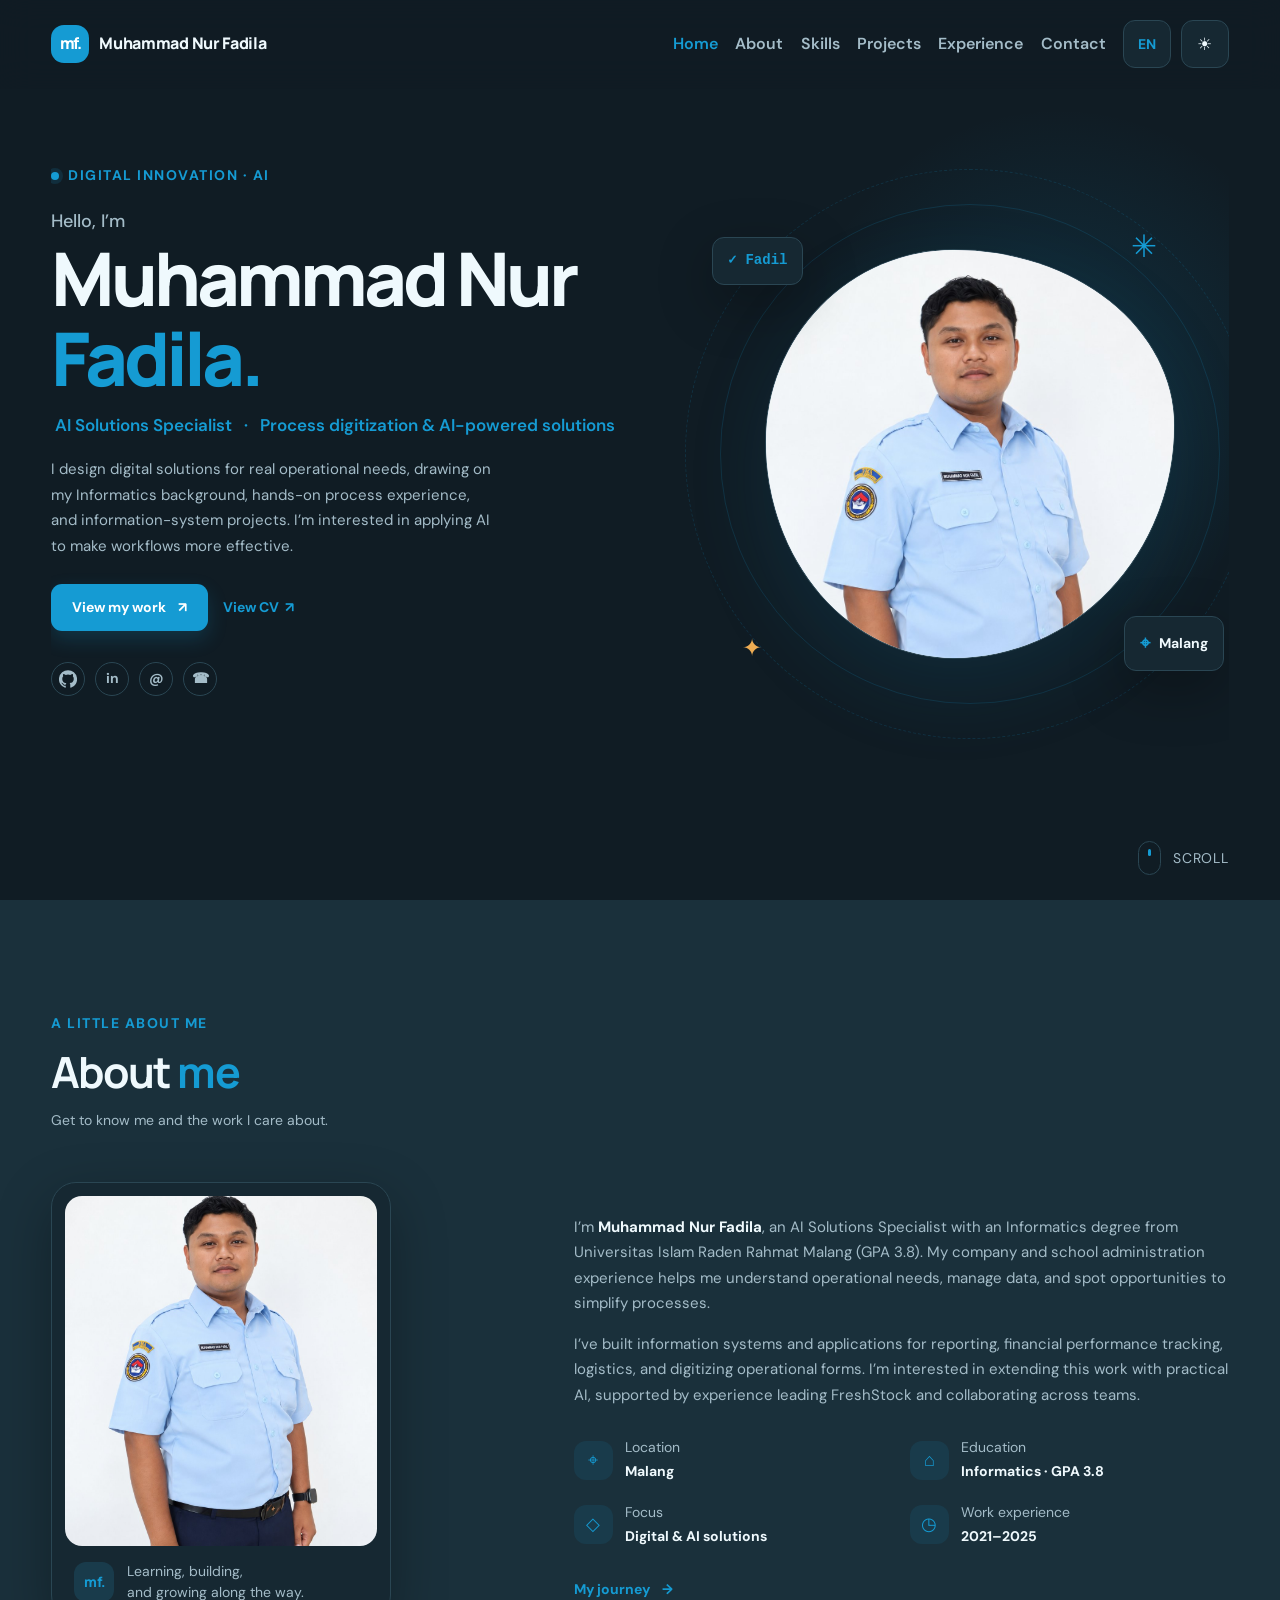
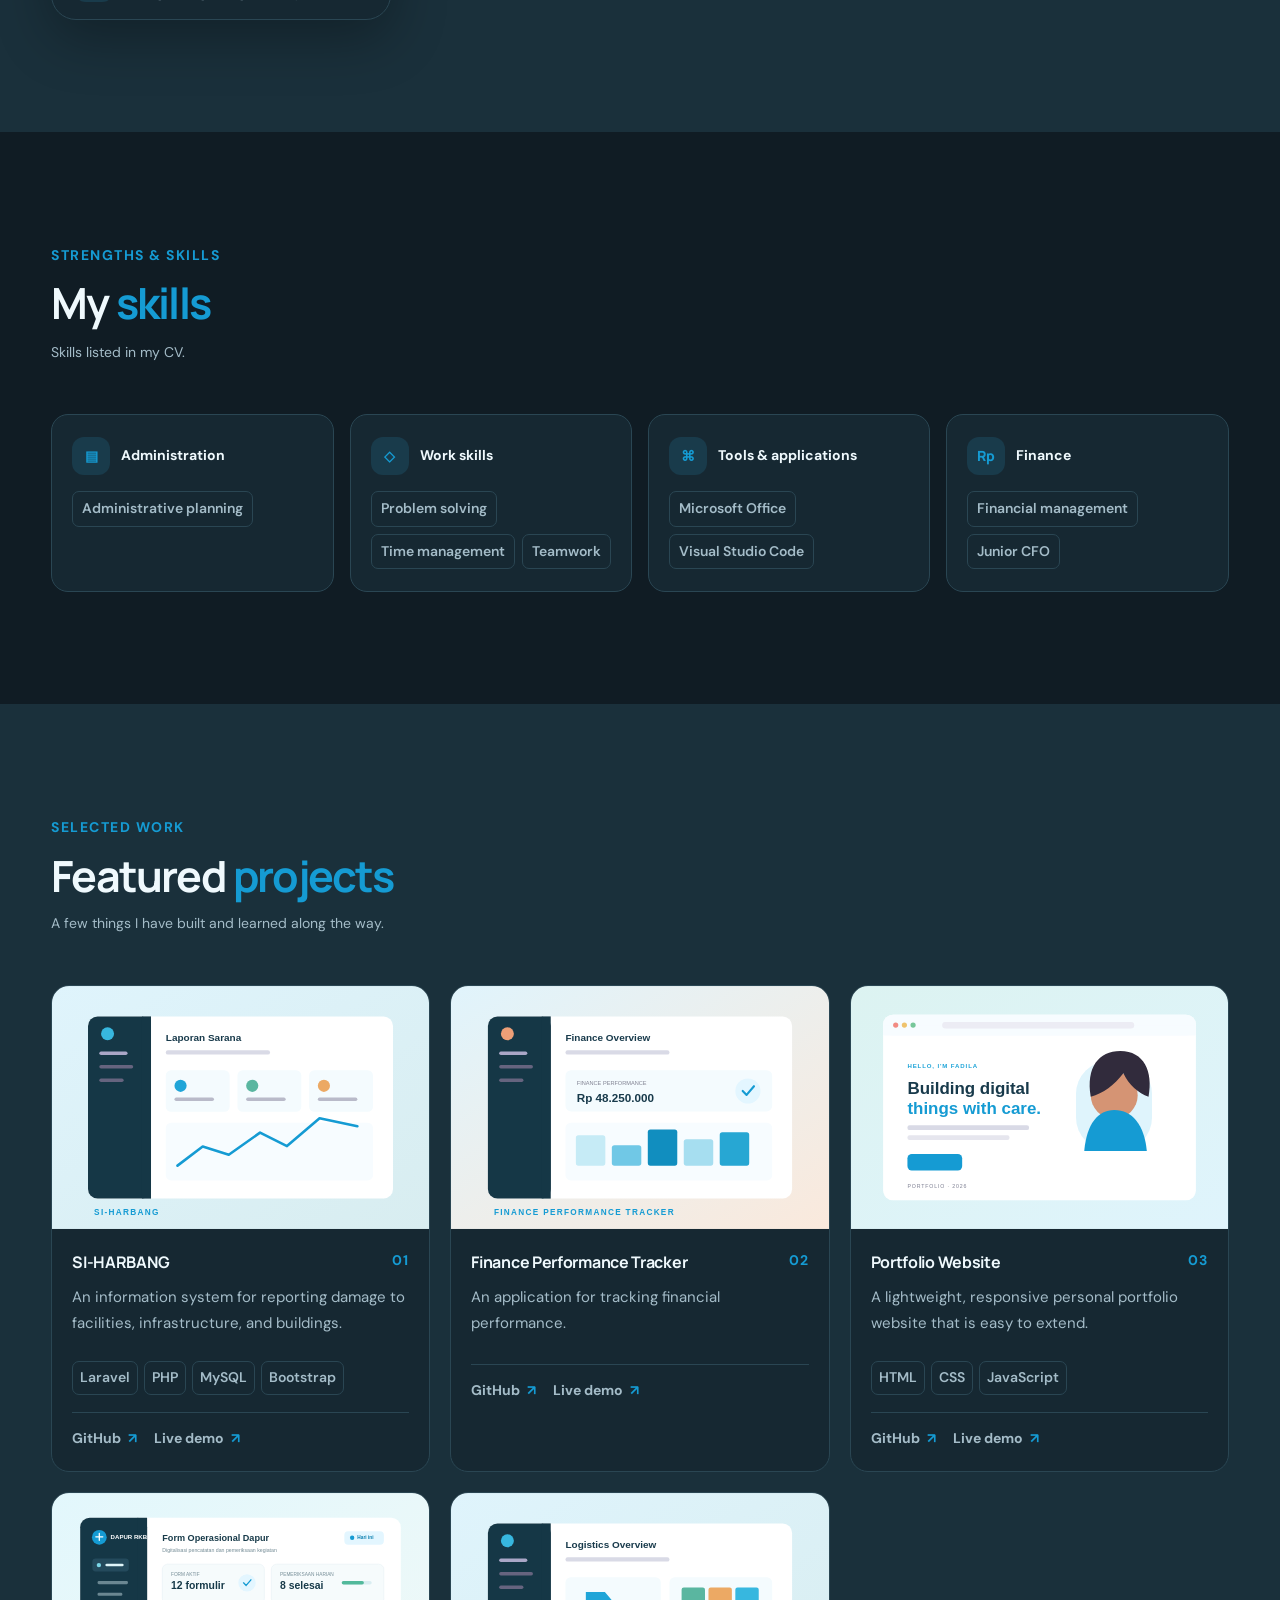
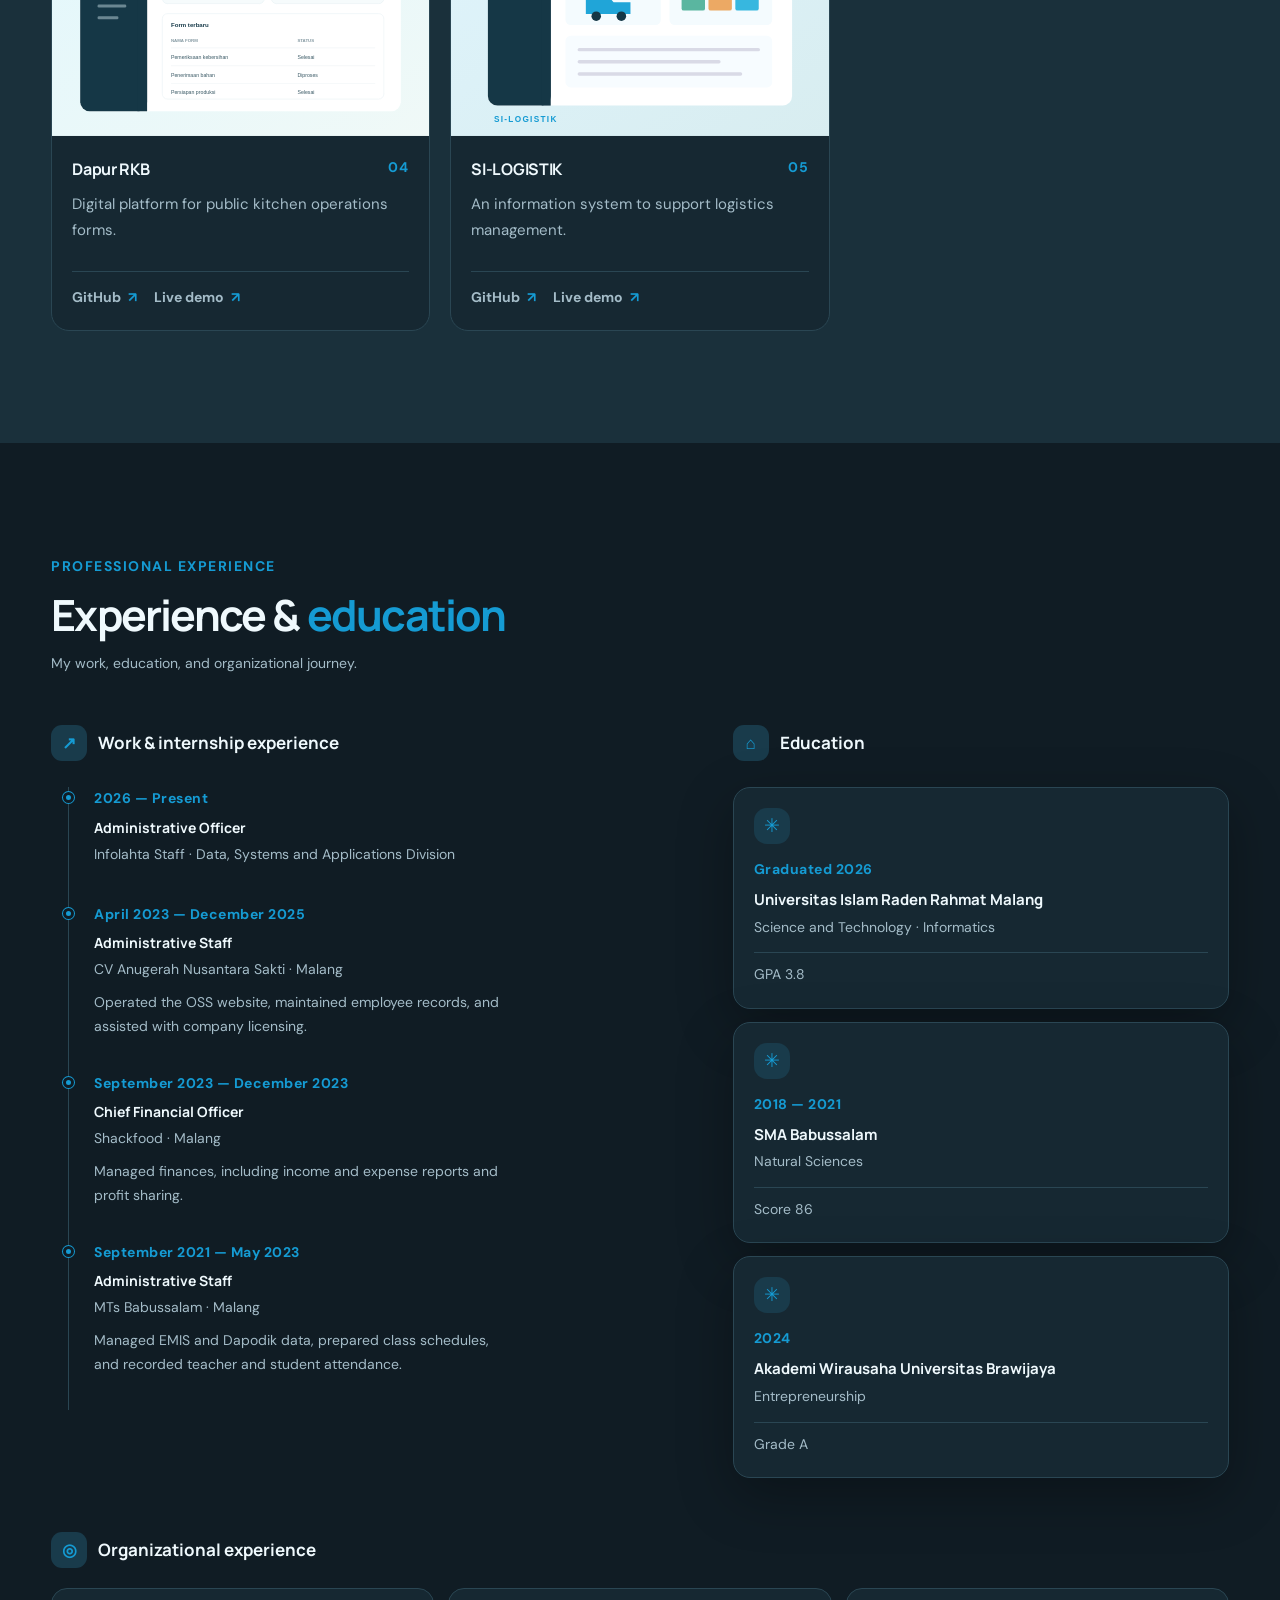
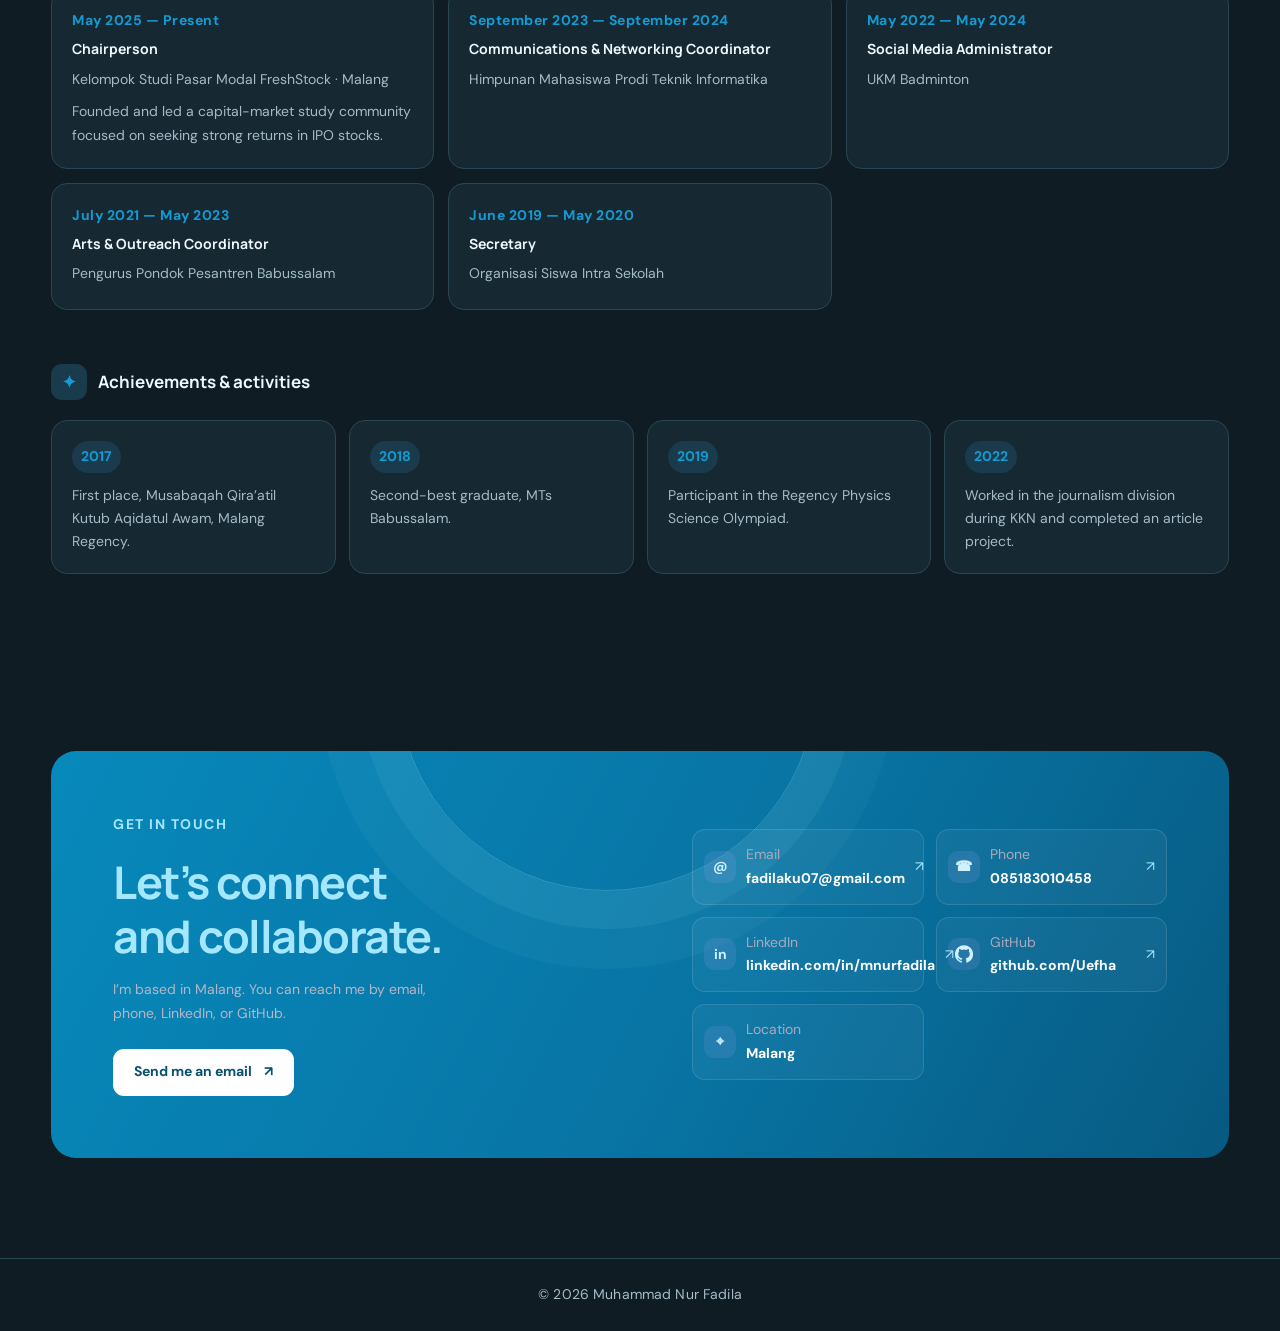
<file: index.html>
<!doctype html>
<html lang="id">
<head>
  <meta charset="utf-8">
  <meta name="viewport" content="width=device-width, initial-scale=1">
  <meta name="theme-color" content="#f5fbfe">
  <meta name="description" content="Portofolio Muhammad Nur Fadila, AI Solutions Specialist dengan latar belakang Teknik Informatika dan pengalaman membangun solusi digital untuk kebutuhan operasional.">
  <meta property="og:type" content="website">
  <meta property="og:title" content="Muhammad Nur Fadila — AI Solutions Specialist">
  <meta property="og:description" content="Solusi digital untuk kebutuhan operasional, didukung latar belakang Teknik Informatika dan pengalaman administrasi.">
  <meta property="og:image" content="assets/images/profile.jpg">
  <title>Muhammad Nur Fadila — Portofolio</title>
  <link rel="icon" href="assets/icons/favicon.svg" type="image/svg+xml">
  <link rel="preconnect" href="https://fonts.googleapis.com">
  <link rel="preconnect" href="https://fonts.gstatic.com" crossorigin>
  <link href="https://fonts.googleapis.com/css2?family=DM+Sans:wght@400;500;600;700&family=Manrope:wght@400;500;600;700;800&display=swap" rel="stylesheet">
  <link rel="stylesheet" href="css/style.css">
  <script>document.documentElement.dataset.theme = localStorage.getItem('portfolio-theme') || 'dark'; document.documentElement.lang = localStorage.getItem('portfolio-language') || 'en';</script>
  <script src="js/script.js" defer></script>
</head>
<body>
  <a class="skip-link" href="#main" data-i18n="skip">Lewati ke konten utama</a>
  <header class="site-header" id="top">
    <nav class="nav container" aria-label="Navigasi utama">
      <a class="brand" href="#home" aria-label="Muhammad Nur Fadila, ke beranda"><span class="brand-mark">mf.</span><span class="brand-name">Muhammad Nur Fadila</span></a>
      <button class="menu-toggle" type="button" aria-label="Buka menu navigasi" aria-expanded="false" aria-controls="nav-links"><span></span><span></span></button>
      <div class="nav-links" id="nav-links">
        <a href="#home" data-i18n="nav_home">Home</a><a href="#about" data-i18n="nav_about">About</a><a href="#skills" data-i18n="nav_skills">Skills</a><a href="#projects" data-i18n="nav_projects">Projects</a><a href="#experience" data-i18n="nav_experience">Experience</a><a href="#contact" data-i18n="nav_contact">Hubungi saya</a>
        <div class="nav-tools"><button class="language-toggle" type="button" aria-label="Bahasa Indonesia, ganti ke Inggris" aria-pressed="false" title="Ganti bahasa"><span class="language-current">ID</span></button><button class="theme-toggle" type="button" aria-label="Aktifkan dark mode" title="Ganti tema"><span class="theme-icon" aria-hidden="true">☾</span></button></div>
      </div>
    </nav>
  </header>

  <main id="main">
    <section class="hero section container" id="home" aria-labelledby="hero-title">
      <div class="hero-copy reveal">
        <p class="eyebrow"><span class="status-dot"></span> <span data-i18n="hero_status">AI Solutions Specialist</span></p>
        <p class="hero-intro" data-i18n="hero_greeting">Halo, saya</p>
        <h1 id="hero-title">Muhammad Nur<br><span>Fadila.</span></h1>
        <p class="hero-role"><span data-i18n="hero_role">AI Solutions Specialist</span> <span>·</span> <span data-i18n="hero_focus">Digitalisasi proses & solusi berbasis AI</span></p>
        <p class="hero-description" data-i18n="hero_description">Saya merancang solusi digital yang menjawab kebutuhan nyata—berbekal latar belakang Teknik Informatika, pengalaman memahami proses operasional, dan proyek sistem informasi. Saya tertarik menerapkan AI untuk membuat alur kerja lebih efektif.</p>
        <div class="hero-actions"><a class="button button-primary" href="#projects"><span data-i18n="view_work">Lihat karya saya</span> <span aria-hidden="true">↗</span></a><a class="cv-link" href="cv-viewer.html" target="_blank" rel="noopener"><span data-i18n="download_cv">Lihat CV</span> <span aria-hidden="true">↗</span></a></div>
        <div class="social-links" aria-label="Kontak"><a href="https://github.com/Uefha" target="_blank" rel="noreferrer" aria-label="Profil GitHub Uefha"><svg aria-hidden="true" viewBox="0 0 24 24" width="18" height="18" fill="currentColor"><path d="M12 .297a12 12 0 0 0-3.79 23.4c.6.111.82-.261.82-.577v-2.234c-3.338.726-4.043-1.416-4.043-1.416-.546-1.387-1.333-1.756-1.333-1.756-1.089-.745.083-.729.083-.729 1.205.084 1.839 1.237 1.839 1.237 1.07 1.834 2.807 1.304 3.492.997.108-.776.418-1.305.762-1.604-2.665-.3-5.467-1.332-5.467-5.931 0-1.311.469-2.381 1.236-3.221-.124-.303-.536-1.524.117-3.176 0 0 1.008-.322 3.301 1.23a11.5 11.5 0 0 1 6.006 0c2.291-1.552 3.297-1.23 3.297-1.23.655 1.652.243 2.873.12 3.176.77.84 1.235 1.91 1.235 3.221 0 4.61-2.807 5.628-5.479 5.921.43.372.823 1.102.823 2.222v3.293c0 .319.216.694.825.576A12 12 0 0 0 12 .297z"/></svg></a><a href="https://www.linkedin.com/in/mnurfadila" target="_blank" rel="noreferrer" aria-label="LinkedIn Muhammad Nur Fadila">in</a><a href="mailto:fadilaku07@gmail.com" aria-label="Kirim email">@</a><a href="tel:+6285183010458" aria-label="Telepon Muhammad Nur Fadila">☎</a></div>
      </div>
      <div class="hero-visual reveal" aria-label="Foto profil Muhammad Nur Fadila">
        <div class="visual-orbit orbit-one"></div><div class="visual-orbit orbit-two"></div>
        <div class="hero-image-wrap"><img src="assets/images/profile.jpg" alt="Foto Muhammad Nur Fadila" fetchpriority="high"></div>
        <div class="float-chip chip-code"><span>✓</span> <span data-i18n="hero_chip">Fadil</span></div>
        <div class="float-chip chip-location"><span class="pin">⌖</span> <span data-i18n="location">Malang, Indonesia</span></div>
        <span class="sparkle sparkle-one" aria-hidden="true">✳</span><span class="sparkle sparkle-two" aria-hidden="true">✦</span>
      </div>
      <a class="scroll-cue" href="#about"><span></span> <span data-i18n="scroll_cue">Scroll to explore</span></a>
    </section>

    <section class="section about-section" id="about" aria-labelledby="about-title"><div class="container">
      <div class="section-heading reveal"><p class="eyebrow" data-i18n="about_eyebrow">A little about me</p><h2 id="about-title"><span class="title-plain" data-i18n="about_title_first">Tentang</span> <span data-i18n="about_title_second">saya</span></h2><p class="section-lead" data-i18n="about_lead">Mengenal saya lebih dekat dan hal-hal yang saya sukai.</p></div>
      <div class="about-grid"><div class="about-photo reveal"><img src="assets/images/profile.jpg" alt="Muhammad Nur Fadila mengenakan seragam biru muda" loading="lazy"><div class="photo-caption"><span class="caption-mark">mf.</span><span data-i18n="photo_caption">Belajar, membangun,<br>dan terus bertumbuh.</span></div></div>
        <div class="about-copy reveal"><p data-i18n="about_paragraph_one">Nama saya <strong>Muhammad Nur Fadila</strong>, fresh graduate program studi Teknik Informatika di Universitas Islam Raden Rahmat Malang dengan IPK 3,8. Saya memiliki pengalaman di bidang administrasi perusahaan dan sekolah, termasuk pengelolaan data serta pengurusan legalitas tingkat kota dan kabupaten.</p><p data-i18n="about_paragraph_two">Saya aktif berorganisasi dan membuat komunitas studi pasar modal di Malang yang berfokus pada saham IPO dengan nama <strong>FreshStock</strong>. Pengalaman saya juga mencakup administrasi, pengelolaan keuangan, dan pengembangan software.</p>
          <div class="facts-grid"><div class="fact"><span class="fact-icon">⌖</span><div><small data-i18n="label_location">Lokasi</small><strong data-i18n="location">Malang</strong></div></div><div class="fact"><span class="fact-icon">⌂</span><div><small data-i18n="label_education">Pendidikan</small><strong data-i18n="fact_education">Teknik Informatika · IPK 3,8</strong></div></div><div class="fact"><span class="fact-icon">◇</span><div><small data-i18n="label_focus">Fokus</small><strong data-i18n="fact_focus">Solusi digital & AI</strong></div></div><div class="fact"><span class="fact-icon">◷</span><div><small data-i18n="label_experience">Pengalaman kerja</small><strong>2021–2025</strong></div></div></div>
          <a class="text-link" href="#experience"><span data-i18n="about_link">Perjalanan saya</span> <span aria-hidden="true">→</span></a>
        </div>
      </div>
    </div></section>

    <section class="section container" id="skills" aria-labelledby="skills-title"><div class="section-heading reveal"><p class="eyebrow" data-i18n="skills_eyebrow">Kekuatan & keterampilan</p><h2 id="skills-title"><span class="title-plain" data-i18n="skills_title_first">Keahlian</span> <span data-i18n="skills_title_second">saya</span></h2><p class="section-lead" data-i18n="skills_lead">Keterampilan yang tercantum dalam CV saya.</p></div><div class="skills-grid" id="skills-grid"></div></section>

    <section class="section projects-section" id="projects" aria-labelledby="projects-title"><div class="container"><div class="section-heading section-heading-row reveal"><div><p class="eyebrow" data-i18n="projects_eyebrow">Selected work</p><h2 id="projects-title"><span class="title-plain" data-i18n="projects_title_first">Proyek</span> <span data-i18n="projects_title_second">pilihan</span></h2><p class="section-lead" data-i18n="projects_lead">Beberapa hal yang pernah saya bangun dan pelajari.</p></div></div><div class="projects-grid" id="projects-grid"></div></div></section>

    <section class="section container" id="experience" aria-labelledby="experience-title"><div class="section-heading reveal"><p class="eyebrow" data-i18n="experience_eyebrow">Pengalaman profesional</p><h2 id="experience-title"><span class="title-plain" data-i18n="experience_title_first">Pengalaman &</span> <span data-i18n="experience_title_second">pendidikan</span></h2><p class="section-lead" data-i18n="experience_lead">Perjalanan kerja, pendidikan, dan kontribusi organisasi saya.</p></div>
      <div class="journey-grid"><div class="timeline-block reveal"><h3 class="subheading"><span class="subheading-icon">↗</span> <span data-i18n="work_heading">Pengalaman kerja & magang</span></h3><div class="timeline">
        <article class="timeline-item"><span class="timeline-dot"></span><p class="timeline-date" data-i18n="date_current">Saat ini</p><h4 data-i18n="job_pamong">Pamong Administrasi</h4><p class="timeline-place" data-i18n="job_infolahta">Staff Infolahta · Bagian Data, Sistem dan Aplikasi</p></article>
        <article class="timeline-item"><span class="timeline-dot"></span><p class="timeline-date" data-i18n="date_company">April 2023 — Desember 2025</p><h4 data-i18n="job_admin">Staf Administrasi</h4><p class="timeline-place">CV Anugerah Nusantara Sakti · Malang</p><p class="timeline-description" data-i18n="job_admin_company">Mengoperasikan website OSS, merekap data pegawai, dan membantu pengurusan legalitas perusahaan.</p></article>
        <article class="timeline-item"><span class="timeline-dot"></span><p class="timeline-date" data-i18n="date_shackfood">September 2023 — Desember 2023</p><h4 data-i18n="job_cfo">Chief Financial Officer</h4><p class="timeline-place">Shackfood · Malang</p><p class="timeline-description" data-i18n="job_cfo_desc">Mengatur keuangan, termasuk laporan pemasukan dan pengeluaran serta pembagian hasil.</p></article>
        <article class="timeline-item"><span class="timeline-dot"></span><p class="timeline-date" data-i18n="date_school">September 2021 — Mei 2022</p><h4 data-i18n="job_admin">Staf Administrasi</h4><p class="timeline-place">MTs Babussalam · Malang</p><p class="timeline-description" data-i18n="job_school_desc">Mengelola data EMIS dan Dapodik, merancang jadwal pembelajaran, serta merekap absensi guru dan siswa.</p></article>
      </div></div>
        <div class="education-block reveal"><h3 class="subheading"><span class="subheading-icon">⌂</span> <span data-i18n="education_heading">Pendidikan</span></h3><div class="education-list">
          <article class="education-card"><span class="education-icon">✳</span><p class="timeline-date" data-i18n="graduated">Lulus 2026</p><h4>Universitas Islam Raden Rahmat Malang</h4><p class="timeline-place" data-i18n="faculty_degree">Sains dan Teknologi · Teknik Informatika</p><div class="education-line"></div><span class="education-tag" data-i18n="gpa">IPK 3,8</span></article>
          <article class="education-card"><span class="education-icon">✳</span><p class="timeline-date">2018 — 2021</p><h4>SMA Babussalam</h4><p class="timeline-place" data-i18n="high_school_major">Ilmu Pengetahuan Alam</p><div class="education-line"></div><span class="education-tag" data-i18n="score_86">Nilai 86</span></article>
          <article class="education-card"><span class="education-icon">✳</span><p class="timeline-date">2024</p><h4>Akademi Wirausaha Universitas Brawijaya</h4><p class="timeline-place" data-i18n="entrepreneurship">Kewirausahaan</p><div class="education-line"></div><span class="education-tag" data-i18n="score_a">Nilai A</span></article>
        </div></div></div>
      <div class="cv-subsection reveal"><h3 class="subheading"><span class="subheading-icon">◎</span> <span data-i18n="org_heading">Pengalaman organisasi</span></h3><div class="organization-grid">
        <article class="organization-card"><p class="timeline-date" data-i18n="date_freshstock">Mei 2025 — Sekarang</p><h4 data-i18n="role_lead">Ketua</h4><p class="timeline-place">Kelompok Studi Pasar Modal FreshStock · Malang</p><p class="timeline-description" data-i18n="freshstock_desc">Mendirikan dan memimpin komunitas studi pasar modal yang berfokus pada pencarian return tinggi di saham IPO.</p></article>
        <article class="organization-card"><p class="timeline-date" data-i18n="date_association">September 2023 — September 2024</p><h4 data-i18n="role_communications">Koordinator Komunikasi dan Jaringan</h4><p class="timeline-place">Himpunan Mahasiswa Prodi Teknik Informatika</p></article>
        <article class="organization-card"><p class="timeline-date" data-i18n="date_badminton">Mei 2022 — Mei 2024</p><h4 data-i18n="role_social">Admin Media Sosial</h4><p class="timeline-place">UKM Badminton</p></article>
        <article class="organization-card"><p class="timeline-date" data-i18n="date_babussalam">Juli 2021 — Mei 2023</p><h4 data-i18n="role_arts">Koordinator Seni dan Dakwah</h4><p class="timeline-place">Pengurus Pondok Pesantren Babussalam</p></article>
        <article class="organization-card"><p class="timeline-date" data-i18n="date_osis">Juni 2019 — Mei 2020</p><h4 data-i18n="role_secretary">Sekretaris</h4><p class="timeline-place">Organisasi Siswa Intra Sekolah</p></article>
      </div></div>
      <div class="cv-subsection reveal"><h3 class="subheading"><span class="subheading-icon">✦</span> <span data-i18n="achievements_heading">Prestasi & kegiatan</span></h3><div class="achievement-grid">
        <article class="achievement-card"><span>2017</span><p data-i18n="award_2017">Juara 1 Musabaqah Qira’atil Kutub Aqidatul Awam tingkat Kabupaten Malang.</p></article>
        <article class="achievement-card"><span>2018</span><p data-i18n="award_2018">Wisudawan terbaik ke-2 MTs Babussalam.</p></article>
        <article class="achievement-card"><span>2019</span><p data-i18n="award_2019">Peserta Olimpiade Sains Kabupaten bidang Fisika.</p></article>
        <article class="achievement-card"><span>2022</span><p data-i18n="award_2022">Menjadi divisi jurnalistik selama KKN dan menyelesaikan proyek artikel.</p></article>
      </div></div>
    </section>

    <section class="section contact-section" id="contact" aria-labelledby="contact-title"><div class="container"><div class="contact-card reveal"><div class="contact-orb"></div><div class="contact-copy"><p class="eyebrow" data-i18n="contact_eyebrow">Hubungi saya</p><h2 id="contact-title"><span data-i18n="contact_title_first">Mari terhubung</span><br><span data-i18n="contact_title_second">dan berkolaborasi.</span></h2><p data-i18n="contact_lead">Saya berdomisili di Malang. Silakan hubungi saya melalui email, telepon, LinkedIn, atau GitHub.</p><a class="button button-light" href="mailto:fadilaku07@gmail.com"><span data-i18n="send_email">Kirim email</span> <span aria-hidden="true">↗</span></a></div><div class="contact-details"><a href="mailto:fadilaku07@gmail.com"><span class="contact-icon">@</span><span><small data-i18n="email">Email</small><strong>fadilaku07@gmail.com</strong></span><span class="detail-arrow">↗</span></a><a href="tel:+6285183010458"><span class="contact-icon">☎</span><span><small data-i18n="phone">Telepon</small><strong>085183010458</strong></span><span class="detail-arrow">↗</span></a><a href="https://www.linkedin.com/in/mnurfadila" target="_blank" rel="noreferrer"><span class="contact-icon">in</span><span><small data-i18n="linkedin">LinkedIn</small><strong>linkedin.com/in/mnurfadila</strong></span><span class="detail-arrow">↗</span></a><a href="https://github.com/Uefha" target="_blank" rel="noreferrer"><span class="contact-icon"><svg aria-hidden="true" viewBox="0 0 24 24" width="18" height="18" fill="currentColor"><path d="M12 .297a12 12 0 0 0-3.79 23.4c.6.111.82-.261.82-.577v-2.234c-3.338.726-4.043-1.416-4.043-1.416-.546-1.387-1.333-1.756-1.333-1.756-1.089-.745.083-.729.083-.729 1.205.084 1.839 1.237 1.839 1.237 1.07 1.834 2.807 1.304 3.492.997.108-.776.418-1.305.762-1.604-2.665-.3-5.467-1.332-5.467-5.931 0-1.311.469-2.381 1.236-3.221-.124-.303-.536-1.524.117-3.176 0 0 1.008-.322 3.301 1.23a11.5 11.5 0 0 1 6.006 0c2.291-1.552 3.297-1.23 3.297-1.23.655 1.652.243 2.873.12 3.176.77.84 1.235 1.91 1.235 3.221 0 4.61-2.807 5.628-5.479 5.921.43.372.823 1.102.823 2.222v3.293c0 .319.216.694.825.576A12 12 0 0 0 12 .297z"/></svg></span><span><small data-i18n="github">GitHub</small><strong>github.com/Uefha</strong></span><span class="detail-arrow">↗</span></a><div class="contact-static"><span class="contact-icon">⌖</span><span><small data-i18n="label_location">Lokasi</small><strong data-i18n="location">Malang</strong></span></div></div></div></div></section>
  </main>
  <footer class="site-footer"><div class="container footer-inner"><p>© <span id="year">2026</span> Muhammad Nur Fadila</p></div></footer>
  <button class="back-top floating-top" type="button" aria-label="Kembali ke atas" data-i18n-aria="back_top">↑</button>
</body>
</html>
</file>
<file: css/style.css>
/* Portfolio design tokens: edit these values to restyle the whole site. */
:root{color-scheme:light;--primary:#159bd3;--primary-dark:#087eaf;--primary-soft:#e3f6ff;--bg:#f5fbfe;--surface:#fff;--surface-alt:#eaf7fc;--text:#102b3b;--muted:#607987;--border:#d9eaf1;--shadow:0 18px 55px rgba(16,91,126,.09);--header-bg:rgba(245,251,254,.88);--font-body:'DM Sans',sans-serif;--font-display:'Manrope',sans-serif;--radius:22px;--container:1360px}
:root[data-theme="dark"]{color-scheme:dark;--bg:#101c24;--surface:#162832;--surface-alt:#1a303b;--text:#eff9fd;--muted:#a4bcc8;--border:#2a4653;--shadow:0 18px 55px rgba(0,0,0,.3);--header-bg:rgba(16,28,36,.88);--primary-soft:#193b4b}
*{box-sizing:border-box}html{scroll-behavior:smooth;scroll-padding-top:90px}body{margin:0;background:var(--bg);color:var(--text);font-family:var(--font-body);font-size:15px;line-height:1.7;transition:background .25s,color .25s}body,button,a{ -webkit-tap-highlight-color:transparent}a{color:inherit;text-decoration:none}button{font:inherit}img{display:block;max-width:100%}.container{width:min(var(--container),calc(100% - clamp(36px,8vw,144px)));margin-inline:auto}.section{padding:112px 0}.skip-link{position:fixed;z-index:1000;top:8px;left:8px;padding:10px 14px;transform:translateY(-150%);background:var(--text);color:var(--bg);border-radius:8px}.skip-link:focus{transform:none}:focus-visible{outline:3px solid #68c9f2;outline-offset:4px;border-radius:4px}
.site-header{position:fixed;z-index:50;inset:0 0 auto;background:var(--header-bg);backdrop-filter:blur(16px);border-bottom:1px solid transparent;transition:border-color .25s,box-shadow .25s}.site-header.scrolled{border-color:var(--border);box-shadow:0 4px 24px rgba(25,27,55,.04)}.nav{height:78px;display:flex;align-items:center;justify-content:space-between}.brand{display:inline-flex;align-items:center;gap:10px;font-family:var(--font-display);font-weight:800}.brand-mark{display:grid;place-items:center;width:38px;height:38px;border-radius:13px;background:var(--primary);color:#fff;font-size:16px;letter-spacing:-1.5px}.brand-name{font-size:14px;letter-spacing:-.3px}.nav-links{display:flex;align-items:center;gap:29px}.nav-links>a:not(.nav-cta){font-size:14px;font-weight:600;color:var(--muted);transition:color .2s}.nav-links>a.active,.nav-links>a:not(.nav-cta):hover{color:var(--primary)}.nav-cta{padding:10px 17px;border-radius:999px;background:var(--text);color:var(--bg);font-size:14px;font-weight:700;transition:transform .2s,background .2s}.nav-cta:hover{transform:translateY(-2px);background:var(--primary);color:white}.nav-cta span{margin-left:5px}.theme-toggle,.menu-toggle{display:grid;place-items:center;border:1px solid var(--border);background:var(--surface);color:var(--text);cursor:pointer}.theme-toggle{width:38px;height:38px;border-radius:50%;font-size:17px;transition:transform .2s}.theme-toggle:hover{transform:rotate(14deg)}.menu-toggle{display:none}
.hero{min-height:730px;padding-top:165px;position:relative;display:grid;grid-template-columns:1.05fr .95fr;align-items:center;gap:40px;overflow:hidden}.hero::before{content:"";position:absolute;width:520px;height:520px;right:-90px;top:105px;border-radius:50%;background:radial-gradient(circle,rgba(111,101,245,.11),rgba(111,101,245,0) 70%);pointer-events:none}.hero-copy{position:relative;z-index:2;padding-bottom:48px}.eyebrow{display:flex;align-items:center;gap:9px;margin:0 0 18px;color:var(--primary);font-size:14px;font-weight:700;letter-spacing:1.5px;text-transform:uppercase}.status-dot{width:8px;height:8px;border-radius:50%;background:#42b983;box-shadow:0 0 0 4px rgba(66,185,131,.13)}.hero-intro{margin:0 0 0;color:var(--muted);font-size:18px;font-weight:500}.hero h1{margin:2px 0 13px;font-family:var(--font-display);font-size:clamp(46px,6vw,74px);font-weight:800;line-height:1.08;letter-spacing:-4px}.hero h1 span,.section-heading h2 span,.contact-copy h2 span{color:var(--primary)}.hero-role{margin:0;font-size:17px;font-weight:600}.hero-role span{padding:0 4px;color:var(--primary)}.hero-description{max-width:440px;margin:17px 0 25px;color:var(--muted);font-size:15px}.hero-actions{display:flex;gap:12px;flex-wrap:wrap}.button{display:inline-flex;min-height:47px;align-items:center;justify-content:center;gap:12px;padding:0 20px;border:1px solid transparent;border-radius:11px;font-size:14px;font-weight:700;transition:transform .2s,box-shadow .2s,background .2s}.button:hover{transform:translateY(-3px)}.button-primary{background:var(--primary);color:#fff;box-shadow:0 8px 20px rgba(21,155,211,.2)}.button-primary:hover{background:var(--primary-dark);box-shadow:0 12px 26px rgba(21,155,211,.27)}.button-secondary{border-color:var(--border);background:var(--surface);color:var(--text)}.button-secondary:hover{border-color:var(--primary);color:var(--primary)}.social-links{display:flex;gap:10px;margin-top:31px}.social-links a{display:grid;place-items:center;width:34px;height:34px;border:1px solid var(--border);border-radius:50%;color:var(--muted);font-size:14px;font-weight:700;transition:all .2s}.social-links a:hover{transform:translateY(-3px);border-color:var(--primary);background:var(--primary);color:white}.hero-visual{height:475px;position:relative;display:grid;place-items:center}.hero-image-wrap{position:relative;z-index:2;width:min(360px,78%);aspect-ratio:1;border:1px solid var(--border);border-radius:46% 54% 54% 46% / 47% 43% 57% 53%;overflow:hidden;background:linear-gradient(145deg,#eeedff,#e4f4f7);box-shadow:0 30px 80px rgba(18,121,167,.15);animation:morph 9s ease-in-out infinite}.hero-image-wrap img{width:100%;height:100%;object-fit:cover;object-position:center 24%}.visual-orbit{position:absolute;border:1px solid rgba(21,155,211,.16);border-radius:50%}.orbit-one{width:420px;height:420px}.orbit-two{width:490px;height:490px;border-style:dashed;animation:spin 55s linear infinite}.float-chip{position:absolute;z-index:3;display:flex;align-items:center;gap:9px;padding:11px 15px;border:1px solid var(--border);border-radius:12px;background:var(--surface);box-shadow:var(--shadow);font-size:14px;font-weight:700}.chip-code{top:90px;left:4px}.chip-code span{color:var(--primary);font-family:monospace;font-size:14px}.chip-location{right:-4px;bottom:88px}.pin{color:var(--primary);font-size:18px}.sparkle{position:absolute;color:var(--primary)}.sparkle-one{top:77px;right:72px;font-size:31px}.sparkle-two{left:30px;bottom:95px;font-size:24px;color:#efad54}.scroll-cue{position:absolute;bottom:25px;left:0;display:flex;align-items:center;gap:11px;color:var(--muted);font-size:14px;letter-spacing:1px;text-transform:uppercase}.scroll-cue span{width:23px;height:34px;border:1px solid var(--border);border-radius:20px;position:relative}.scroll-cue span::after{content:"";position:absolute;left:9px;top:7px;width:3px;height:7px;border-radius:3px;background:var(--primary);animation:scroll-dot 1.6s infinite}
.section-heading{max-width:590px;margin-bottom:49px}.section-heading .eyebrow{margin-bottom:10px}.section-heading h2{margin:0;font-family:var(--font-display);font-size:clamp(32px,4vw,43px);line-height:1.2;letter-spacing:-1.8px}.section-lead{margin:12px 0 0;color:var(--muted);font-size:14px}.about-section,.projects-section{background:var(--surface-alt)}.about-grid{display:grid;grid-template-columns:.8fr 1.2fr;align-items:center;gap:86px}.about-photo{position:relative;max-width:340px;padding:13px;border:1px solid var(--border);border-radius:25px;background:var(--surface);box-shadow:var(--shadow)}.about-photo>img{width:100%;aspect-ratio:1/1.12;object-fit:cover;border-radius:17px;background:#eeedff}.photo-caption{display:flex;align-items:center;gap:13px;padding:15px 9px 3px;color:var(--muted);font-size:14px;line-height:1.5}.caption-mark{display:grid;place-items:center;width:40px;height:40px;border-radius:12px;background:var(--primary-soft);color:var(--primary);font-family:var(--font-display);font-size:14px;font-weight:800}.about-copy>p{color:var(--muted);font-size:14px}.about-copy>p strong{color:var(--text)}.facts-grid{display:grid;grid-template-columns:1fr 1fr;gap:17px;margin:28px 0}.fact{display:flex;align-items:center;gap:12px}.fact-icon{display:grid;place-items:center;width:39px;height:39px;border-radius:12px;background:var(--primary-soft);color:var(--primary);font-size:18px}.fact small,.contact-details small{display:block;color:var(--muted);font-size:14px}.fact strong{display:block;font-size:14px}.text-link{display:inline-flex;align-items:center;gap:12px;color:var(--primary);font-size:14px;font-weight:700}.text-link span{transition:transform .2s}.text-link:hover span{transform:translateX(4px)}
.skills-grid{display:grid;grid-template-columns:repeat(4,1fr);gap:16px}.skill-card{padding:22px 20px;border:1px solid var(--border);border-radius:17px;background:var(--surface);transition:transform .25s,border-color .25s,box-shadow .25s}.skill-card:hover{transform:translateY(-5px);border-color:rgba(21,155,211,.4);box-shadow:var(--shadow)}.skill-head{display:flex;align-items:center;gap:11px;margin-bottom:16px}.skill-symbol{display:grid;place-items:center;width:38px;height:38px;border-radius:12px;background:var(--primary-soft);color:var(--primary);font-family:var(--font-display);font-size:14px;font-weight:800}.skill-card h3{margin:0;font-size:14px}.skill-list{display:flex;flex-wrap:wrap;gap:7px}.skill-list span,.tech-list span{padding:5px 9px;border:1px solid var(--border);border-radius:7px;color:var(--muted);font-size:14px;font-weight:600}
.section-heading-row{max-width:none;display:flex;justify-content:space-between;align-items:end}.section-heading-row .section-lead{margin-top:10px}.desktop-link{margin-bottom:8px}.projects-grid{display:grid;grid-template-columns:repeat(3,1fr);gap:20px}.project-card{overflow:hidden;border:1px solid var(--border);border-radius:18px;background:var(--surface);transition:transform .25s,box-shadow .25s}.project-card:hover{transform:translateY(-6px);box-shadow:var(--shadow)}.project-image{position:relative;overflow:hidden;aspect-ratio:1.55;background:var(--surface-alt)}.project-image img{width:100%;height:100%;object-fit:cover;transition:transform .55s}.project-card:hover .project-image img{transform:scale(1.045)}.project-content{padding:20px}.project-topline{display:flex;justify-content:space-between;gap:12px;align-items:start}.project-content h3{margin:0;font-family:var(--font-display);font-size:16px;letter-spacing:-.3px}.project-index{color:var(--primary);font-size:14px;font-weight:700;letter-spacing:1px}.project-content>p{min-height:62px;margin:9px 0 14px;color:var(--muted);font-size:14px;line-height:1.7}.tech-list{display:flex;gap:6px;flex-wrap:wrap}.tech-list span{font-size:14px;padding:4px 7px}.project-actions{display:flex;gap:17px;margin-top:17px;padding-top:14px;border-top:1px solid var(--border)}.project-actions a{color:var(--muted);font-size:14px;font-weight:700;transition:color .2s}.project-actions a:hover{color:var(--primary)}.project-actions a span{margin-left:4px;color:var(--primary)}
.journey-grid{display:grid;grid-template-columns:1.1fr .9fr;gap:75px}.subheading{display:flex;align-items:center;gap:11px;margin:0 0 26px;font-family:var(--font-display);font-size:17px}.subheading-icon{display:grid;place-items:center;width:36px;height:36px;border-radius:11px;background:var(--primary-soft);color:var(--primary)}.timeline{margin-left:17px;padding-left:25px;border-left:1px solid var(--border)}.timeline-item{position:relative;padding:0 0 33px}.timeline-dot{position:absolute;top:5px;left:-31px;width:11px;height:11px;border:3px solid var(--bg);border-radius:50%;background:var(--primary);box-shadow:0 0 0 1px var(--primary)}.timeline-date{margin:0 0 5px;color:var(--primary);font-size:14px;font-weight:700;letter-spacing:.5px}.timeline-item h4,.education-card h4{margin:0;font-family:var(--font-display);font-size:14px}.timeline-place{margin:3px 0;color:var(--muted);font-size:14px}.timeline-description{max-width:410px;margin:9px 0 0;color:var(--muted);font-size:14px}.muted-item{opacity:.68}.education-card{position:relative;overflow:hidden;padding:25px;border:1px solid var(--border);border-radius:17px;background:var(--surface);box-shadow:var(--shadow)}.education-icon{display:grid;place-items:center;width:42px;height:42px;margin-bottom:24px;border-radius:13px;background:var(--primary-soft);color:var(--primary);font-size:19px}.education-card h4{max-width:260px;font-size:15px}.education-line{width:100%;height:1px;margin:19px 0 12px;background:var(--border)}.education-tag{color:var(--muted);font-size:14px}
.contact-section{padding-top:65px;padding-bottom:100px}.contact-card{position:relative;overflow:hidden;display:grid;grid-template-columns:1.05fr .95fr;gap:55px;padding:62px;border-radius:25px;background:#075a81;color:white}.contact-orb{position:absolute;width:420px;height:420px;right:35%;top:-280px;border:1px solid rgba(177,170,255,.2);border-radius:50%;box-shadow:0 0 0 38px rgba(177,170,255,.035),0 0 0 78px rgba(177,170,255,.025);pointer-events:none}.contact-copy,.contact-details{position:relative;z-index:1}.contact-copy .eyebrow{color:#a5e7ff}.contact-copy h2{margin:0;font-family:var(--font-display);font-size:clamp(33px,4vw,45px);line-height:1.2;letter-spacing:-1.5px}.contact-copy h2 span{color:#a5e7ff}.contact-copy>p:not(.eyebrow){max-width:330px;margin:15px 0 23px;color:#b6b5c6;font-size:14px}.button-light{background:#fff;color:#07506f}.button-light:hover{background:#e1f7ff;box-shadow:0 10px 26px #111}.contact-details{align-self:center;display:grid;grid-template-columns:1fr 1fr;gap:12px}.contact-details>a{display:flex;align-items:center;gap:10px;min-width:0;padding:13px 11px;border:1px solid rgba(255,255,255,.12);border-radius:13px;background:rgba(255,255,255,.045);transition:background .2s,border-color .2s}.contact-details>a:hover{background:rgba(255,255,255,.1);border-color:rgba(177,170,255,.45)}.contact-icon{display:grid;place-items:center;flex:0 0 32px;height:32px;border-radius:10px;background:rgba(177,170,255,.13);color:#d0f2ff;font-size:14px;font-weight:700}.contact-details small{color:#aaa9bb;font-size:14px}.contact-details strong{display:block;overflow:hidden;color:white;font-size:14px;text-overflow:ellipsis;white-space:nowrap}.detail-arrow{margin-left:auto;color:#a5e7ff;font-size:14px}.site-footer{border-top:1px solid var(--border)}.footer-inner{min-height:86px;display:flex;align-items:center;justify-content:space-between;gap:20px}.footer-inner .brand-mark{width:32px;height:32px;border-radius:10px;font-size:14px}.footer-inner .brand-name{font-size:14px}.footer-inner p{margin:0;color:var(--muted);font-size:14px}.heart{color:#e8788a}.back-top{display:grid;place-items:center;width:36px;height:36px;border:1px solid var(--border);border-radius:50%;color:var(--muted);transition:all .2s}.back-top:hover{border-color:var(--primary);background:var(--primary);color:white}.floating-top{position:fixed;z-index:35;right:25px;bottom:25px;display:grid;opacity:0;visibility:hidden;transform:translateY(10px);background:var(--surface);font-size:18px;cursor:pointer;transition:all .2s}.floating-top.visible{opacity:1;visibility:visible;transform:none}
.reveal{opacity:0;transform:translateY(18px);transition:opacity .65s ease,transform .65s ease}.reveal.is-visible{opacity:1;transform:none}.skill-card.reveal,.project-card.reveal{transition:opacity .55s ease,transform .3s,border-color .25s,box-shadow .25s}.skill-card.reveal.is-visible,.project-card.reveal.is-visible{transform:none}.skill-card.reveal:hover,.project-card.reveal:hover{transform:translateY(-5px)}
@keyframes morph{0%,100%{border-radius:46% 54% 54% 46% / 47% 43% 57% 53%;transform:translateY(0)}50%{border-radius:53% 47% 43% 57% / 43% 54% 46% 57%;transform:translateY(-7px)}}@keyframes spin{to{transform:rotate(360deg)}}@keyframes scroll-dot{0%{transform:translateY(0);opacity:1}70%{transform:translateY(11px);opacity:0}100%{opacity:0}}
@media(max-width:900px){.nav-links{gap:17px}.nav-links>a:not(.nav-cta){font-size:14px}.nav-cta{padding:9px 12px}.hero{min-height:680px;gap:5px}.hero-visual{transform:scale(.88)}.about-grid{gap:45px}.skills-grid{grid-template-columns:repeat(2,1fr)}.projects-grid{grid-template-columns:repeat(2,1fr)}.project-card:last-child{grid-column:auto}.journey-grid{gap:45px}.contact-card{gap:30px;padding:45px}.contact-details{grid-template-columns:1fr}}
@media(max-width:700px){.container{width:min(100% - 36px,var(--container))}.section{padding:78px 0}.nav{height:68px}.brand-name{font-size:14px}.menu-toggle{display:flex;flex-direction:column;gap:5px;width:40px;height:40px;border-radius:12px}.menu-toggle span{width:16px;height:2px;border-radius:2px;background:var(--text);transition:transform .2s}.menu-toggle[aria-expanded="true"] span:first-child{transform:translateY(3.5px) rotate(45deg)}.menu-toggle[aria-expanded="true"] span:last-child{transform:translateY(-3.5px) rotate(-45deg)}.nav-links{position:absolute;top:67px;left:0;right:0;display:flex;flex-direction:column;align-items:stretch;gap:0;padding:7px 22px 18px;border-bottom:1px solid var(--border);background:var(--bg);box-shadow:0 18px 25px rgba(30,31,59,.08);opacity:0;visibility:hidden;transform:translateY(-8px);transition:opacity .2s,visibility .2s,transform .2s}.nav-links.open{opacity:1;visibility:visible;transform:none}.nav-links>a:not(.nav-cta){padding:11px 2px;border-bottom:1px solid var(--border);font-size:14px}.nav-links .nav-cta{align-self:flex-start;margin-top:14px}.theme-toggle{position:absolute;right:23px;bottom:20px}.hero{min-height:auto;grid-template-columns:1fr;padding-top:127px;padding-bottom:83px;gap:15px}.hero-copy{padding-bottom:0}.hero h1{font-size:clamp(45px,12vw,67px);letter-spacing:-3px}.hero-intro{font-size:15px}.hero-role{font-size:14px}.hero-description{font-size:14px}.hero-visual{height:min(95vw,400px);grid-row:1;transform:none;margin:0 -5px -5px}.hero-image-wrap{width:min(285px,72%)}.orbit-one{width:min(335px,86vw);height:min(335px,86vw)}.orbit-two{width:min(385px,98vw);height:min(385px,98vw)}.chip-code{top:12%;left:2%}.chip-location{right:0;bottom:15%}.sparkle-one{top:6%;right:13%}.sparkle-two{bottom:12%;left:7%}.hero-copy .eyebrow{margin-bottom:11px}.scroll-cue{bottom:24px}.section-heading{margin-bottom:34px}.section-heading h2{font-size:34px}.section-lead{font-size:14px}.about-grid{grid-template-columns:1fr;gap:29px}.about-photo{width:min(300px,85%);margin-inline:auto}.about-copy>p{font-size:14px}.facts-grid{gap:14px}.fact strong{font-size:14px}.skills-grid{gap:11px}.skill-card{padding:17px 14px}.skill-head{gap:8px}.skill-card h3{font-size:14px}.skill-list{gap:5px}.skill-list span{font-size:14px;padding:4px 6px}.section-heading-row{align-items:start}.desktop-link{font-size:0;gap:0}.desktop-link span{font-size:20px}.projects-grid{grid-template-columns:1fr;gap:14px}.project-card:last-child{grid-column:auto}.project-content>p{min-height:0}.journey-grid{grid-template-columns:1fr;gap:34px}.education-card{max-width:440px}.contact-section{padding-top:35px;padding-bottom:75px}.contact-card{grid-template-columns:1fr;gap:30px;padding:34px 25px}.contact-copy h2{font-size:36px}.contact-details{grid-template-columns:1fr 1fr}.footer-inner{min-height:110px;flex-wrap:wrap;justify-content:center;padding:19px 0;text-align:center}.footer-inner p{order:3;flex-basis:100%}.floating-top{right:16px;bottom:16px}}
@media(max-width:380px){.container{width:calc(100% - 28px)}.brand-name{max-width:175px}.hero h1{font-size:44px}.hero-visual{height:320px}.contact-details{grid-template-columns:1fr}.facts-grid{grid-template-columns:1fr 1fr}}
.cv-link{align-self:center;color:var(--muted);font-size:14px;font-weight:700}.cv-link span{margin-left:3px;color:var(--primary)}.cv-link:hover{color:var(--primary)}
/* Mobile refinements: larger tap targets, calmer spacing, and safer narrow layouts. */
@media(max-width:700px){
  html{scroll-padding-top:76px}
  .nav-links{max-height:calc(100dvh - 68px);overflow-y:auto}
  .nav-links>a:not(.nav-cta){min-height:44px;display:flex;align-items:center}
  .nav-links .nav-cta{min-height:44px;display:inline-flex;align-items:center}
  .hero{padding-top:105px;padding-bottom:76px;gap:4px}
  .hero-visual{height:clamp(275px,82vw,355px);margin-inline:-8px}
  .hero-image-wrap{width:min(270px,70vw)}
  .orbit-one{width:min(315px,83vw);height:min(315px,83vw)}
  .orbit-two{width:min(355px,94vw);height:min(355px,94vw)}
  .hero-copy .eyebrow{font-size:14px;letter-spacing:1.2px}
  .hero-actions{display:grid;grid-template-columns:1fr 1fr;gap:10px}
  .hero-actions .button{min-height:48px;padding-inline:10px;font-size:14px}
  .hero-actions .cv-link{grid-column:auto;justify-self:stretch;min-height:48px;display:inline-flex;align-items:center;justify-content:center;padding:0 10px;border:1px solid var(--border);border-radius:11px;background:var(--surface)}
  .social-links{margin-top:22px}
  .section-heading-row{gap:10px}
  .section-heading-row>div{min-width:0}
  .desktop-link{flex:0 0 28px;width:28px;height:28px;display:grid;place-items:center;border:1px solid var(--border);border-radius:50%;margin-top:8px}
  .contact-card{padding:30px 22px}
  .contact-copy h2{font-size:clamp(31px,9vw,38px)}
  .contact-details>a{min-height:58px}
  .floating-top{width:44px;height:44px}
}
@media(max-width:420px){
  .container{width:calc(100% - 32px)}
  .section{padding:68px 0}
  .hero{padding-top:98px}
  .hero h1{font-size:clamp(40px,11.5vw,50px);letter-spacing:-2.5px}
  .hero-role{font-size:14px}
  .hero-description{font-size:14px;line-height:1.65}
  .section-heading h2{font-size:30px}
  .section-lead{max-width:32ch;font-size:14px}
  .skills-grid{grid-template-columns:1fr 1fr;gap:9px}
  .skill-card{padding:14px 11px;border-radius:14px}
  .skill-head{align-items:flex-start;flex-direction:column;margin-bottom:11px}
  .skill-list span{font-size:14px}
  .project-content{padding:17px}
  .contact-details{grid-template-columns:1fr}
  .contact-card{padding:28px 19px}
  .footer-inner .brand-name{max-width:none}
}
@media(max-width:350px){
  .brand{gap:7px}.brand-name{max-width:185px;font-size:14px}
  .hero-actions{grid-template-columns:1fr}
  .hero-actions .cv-link{grid-column:auto}
  .facts-grid{grid-template-columns:1fr}
  .footer-inner .brand-name{font-size:14px}
}
/* CV content cards and timelines. */
.education-list{display:grid;gap:13px}
.education-card{padding:20px}
.education-card .education-icon{width:36px;height:36px;margin-bottom:14px}
.education-card h4{max-width:none}
.education-card .education-line{margin:13px 0 9px}
.cv-subsection{margin-top:54px}
.cv-subsection>.subheading{margin-bottom:20px}
.organization-grid{display:grid;grid-template-columns:repeat(3,minmax(0,1fr));gap:14px}
.organization-card,.achievement-card{padding:20px;border:1px solid var(--border);border-radius:16px;background:var(--surface);transition:transform .22s,box-shadow .22s,border-color .22s}
.organization-card:hover,.achievement-card:hover{transform:translateY(-3px);border-color:rgba(21,155,211,.42);box-shadow:var(--shadow)}
.organization-card h4{margin:0;font-family:var(--font-display);font-size:14px;line-height:1.55}
.organization-card .timeline-place{margin-top:8px}
.organization-card .timeline-description{margin-bottom:0}
.achievement-grid{display:grid;grid-template-columns:repeat(4,minmax(0,1fr));gap:13px}
.achievement-card span{display:inline-flex;margin-bottom:11px;padding:4px 9px;border-radius:999px;background:var(--primary-soft);color:var(--primary);font-size:14px;font-weight:700}
.achievement-card p{margin:0;color:var(--muted);font-size:14px;line-height:1.65}
.contact-static{display:flex;align-items:center;gap:10px;min-width:0;padding:13px 11px;border:1px solid rgba(255,255,255,.12);border-radius:13px;background:rgba(255,255,255,.045)}
.status-dot{background:var(--primary);box-shadow:0 0 0 4px rgba(21,155,211,.14)}
@media(min-width:901px){.skills-grid{grid-template-columns:repeat(4,minmax(0,1fr))}}
@media(max-width:900px){.organization-grid{grid-template-columns:repeat(2,minmax(0,1fr))}.achievement-grid{grid-template-columns:repeat(2,minmax(0,1fr))}}
@media(max-width:700px){.cv-subsection{margin-top:40px}.organization-grid,.achievement-grid{grid-template-columns:1fr}.organization-card,.achievement-card{padding:17px}.education-card{max-width:none}}
/* Spacious, edge-to-edge desktop presentation and sky-blue finish. */
@media(min-width:1000px){
  .hero{min-height:100svh;padding-top:120px;gap:clamp(40px,7vw,110px)}
  .hero-visual{height:min(70vh,620px)}
  .hero-image-wrap{width:min(410px,34vw)}
  .orbit-one{width:min(500px,42vw);height:min(500px,42vw)}
  .orbit-two{width:min(570px,48vw);height:min(570px,48vw)}
  .chip-code{left:0;top:15%}
  .chip-location{right:1%;bottom:15%}
}
.hero::before{background:radial-gradient(circle,rgba(21,155,211,.15),rgba(21,155,211,0) 70%)}
.contact-card{background:linear-gradient(118deg,#0789bb 0%,#0875a5 54%,#075a81 100%)}
.contact-orb{border-color:rgba(190,242,255,.22);box-shadow:0 0 0 38px rgba(190,242,255,.06),0 0 0 78px rgba(190,242,255,.035)}
@media(prefers-reduced-motion:reduce){*,*::before,*::after{scroll-behavior:auto!important;animation-duration:.01ms!important;animation-iteration-count:1!important;transition-duration:.01ms!important}.reveal{opacity:1;transform:none}}
/* Larger top navigation labels, tuned to keep the row balanced across screens. */
@media(min-width:701px){.nav-links>a:not(.nav-cta){font-size:14px}}
@media(min-width:701px) and (max-width:900px){.nav-links{gap:14px}.nav-links>a:not(.nav-cta){font-size:14px}}
@media(max-width:700px){.nav-links>a:not(.nav-cta){font-size:15px}}
/* Readability pass: visible copy stays at least 11px; supporting text is 12-15px. */
.scroll-cue{font-size:14px}
.button{font-size:14px}
.fact small{font-size:14px}
.fact strong{font-size:14px}
.skill-list span,.tech-list span{font-size:14px}
.project-index,.education-tag{font-size:14px}
.hero-copy .eyebrow{font-size:14px}
.project-actions a,.timeline-date,.timeline-place,.timeline-description,.footer-inner p{font-size:14px}
.project-content>p,.about-copy>p{font-size:15px}
.contact-details small{font-size:14px}
.contact-details strong{font-size:14px}
.achievement-card span{font-size:14px}
@media(min-width:701px){.nav-links>a:not(.nav-cta){font-size:15px}}
@media(min-width:701px) and (max-width:900px){.nav-links>a:not(.nav-cta){font-size:14px}}
@media(max-width:700px){
  .brand-name{font-size:14px}
  .hero-role,.hero-description,.about-copy>p{font-size:15px}
  .section-lead{font-size:14px}
  .skill-list span,.tech-list span{font-size:14px}
  .fact strong{font-size:14px}
  .project-content>p{font-size:14px}
  .project-actions a,.timeline-date,.timeline-place,.timeline-description,.footer-inner p{font-size:14px}
  .nav-links>a:not(.nav-cta){font-size:15px}
}
@media(max-width:350px){.brand-name,.footer-inner .brand-name{font-size:14px}}
.nav-tools{display:flex;align-items:center;gap:8px}
.language-toggle{height:38px;padding:0 12px;border:1px solid var(--border);border-radius:999px;background:var(--surface);color:var(--muted);font:700 14px var(--font-body);cursor:pointer;transition:border-color .2s,color .2s,background .2s}
.language-toggle:hover{border-color:var(--primary);color:var(--primary)}
.language-current{color:var(--primary)}
.title-plain{color:var(--text)!important}
@media(min-width:701px) and (max-width:900px){
  .menu-toggle{display:flex;flex-direction:column;gap:5px;width:44px;height:44px;border-radius:12px}
  .menu-toggle span{width:17px;height:2px;border-radius:2px;background:var(--text);transition:transform .2s}
  .menu-toggle[aria-expanded="true"] span:first-child{transform:translateY(3.5px) rotate(45deg)}
  .menu-toggle[aria-expanded="true"] span:last-child{transform:translateY(-3.5px) rotate(-45deg)}
  .nav-links{position:absolute;top:77px;right:18px;left:auto;width:min(350px,calc(100vw - 36px));display:flex;flex-direction:column;align-items:stretch;gap:0;padding:10px 22px 18px;border:1px solid var(--border);border-radius:0 0 17px 17px;background:var(--bg);box-shadow:0 18px 25px rgba(30,31,59,.08);opacity:0;visibility:hidden;transform:translateY(-8px);transition:opacity .2s,visibility .2s,transform .2s}
  .nav-links.open{opacity:1;visibility:visible;transform:none}
  .nav-links>a:not(.nav-cta){min-height:44px;display:flex;align-items:center;padding:10px 2px;border-bottom:1px solid var(--border);font-size:14px}
  .nav-links .nav-cta{align-self:flex-start;min-height:44px;display:inline-flex;align-items:center;margin-top:14px}
  .nav-tools{align-self:flex-start;margin-top:13px}
  .theme-toggle{position:static;width:44px;height:44px}
  .language-toggle{height:44px}
}
@media(max-width:700px){.nav-tools{align-self:flex-start;margin-top:13px}.theme-toggle{position:static;width:44px;height:44px}.language-toggle{height:44px}}

/* Accessible type scale: keep every visible text label at 14px or larger. */
@media(min-width:901px){.nav{height:88px}.nav-links{gap:clamp(12px,1.35vw,22px)}.nav-links>a:not(.nav-cta){font-size:16px}.nav-cta{font-size:15px}.brand-name{font-size:16px}}
@media(min-width:701px) and (max-width:900px){.nav{height:80px}.nav-links>a:not(.nav-cta){font-size:15px}.nav-cta{font-size:14px}}
@media(max-width:700px){.nav{height:72px}.nav-links{top:71px}.nav-links>a:not(.nav-cta){font-size:16px}.nav-links .nav-cta{font-size:15px}.brand-name{font-size:15px}}
.nav-tools{gap:10px}
.language-toggle,.theme-toggle{width:48px;height:48px;display:grid;place-items:center;padding:0;border-radius:12px}
.language-toggle{font-size:14px}
@media(max-width:700px){.theme-toggle{position:static}}
/* Mobile layout polish: prevent narrow screens from clipping cards and controls. */
@media(max-width:700px){
  .container{width:calc(100% - 32px)}
  .nav{gap:10px;min-width:0}
  .brand{min-width:0;gap:8px;flex:1}
  .brand-mark{flex:0 0 38px}
  .brand-name{min-width:0;max-width:calc(100vw - 122px);white-space:normal;overflow-wrap:anywhere;line-height:1.2;font-size:14px}
  .menu-toggle{display:flex;flex:0 0 48px;width:48px;height:48px;align-items:center;justify-content:center;gap:6px;border:1px solid var(--border);border-radius:14px;background:var(--surface);box-shadow:0 4px 14px rgba(16,91,126,.08)}
  .menu-toggle span{width:20px;height:2px}
  .nav-links{left:0;right:0;top:71px;width:100%;max-height:calc(100dvh - 72px);padding:12px 20px 20px;border:0;border-bottom:1px solid var(--border);border-radius:0 0 18px 18px;box-shadow:0 18px 30px rgba(16,91,126,.14)}
  .nav-links>a:not(.nav-cta){min-height:48px;padding:12px 4px;font-size:16px}
  .nav-links .nav-cta{align-self:stretch;justify-content:center;min-height:48px;margin-top:14px;border-radius:12px}
  .nav-tools{align-self:center;justify-content:center;width:100%;margin-top:14px;padding-top:12px;border-top:1px solid var(--border)}
  .language-toggle,.theme-toggle{flex:0 0 48px;width:48px;height:48px;border-radius:14px}
  .hero{overflow:clip}
  .hero-role,.hero-description,.about-copy>p,.timeline-description,.project-content>p{overflow-wrap:anywhere}
  .facts-grid{grid-template-columns:repeat(2,minmax(0,1fr));gap:12px}
  .fact{min-width:0;align-items:flex-start;gap:8px}
  .fact>span:last-child{min-width:0;overflow-wrap:anywhere}
  .skills-grid,.projects-grid,.organization-grid,.achievement-grid{grid-template-columns:minmax(0,1fr)}
  .skill-card,.project-card,.organization-card,.achievement-card,.education-card{min-width:0}
  .project-topline{min-width:0}.project-content h3{min-width:0;overflow-wrap:anywhere}
  .project-actions{flex-wrap:wrap;gap:12px}
  .timeline{margin-left:10px;padding-left:21px}
  .timeline-dot{left:-27px}
  .contact-card{min-width:0;grid-template-columns:minmax(0,1fr);padding:clamp(22px,6vw,32px)}
  .contact-copy,.contact-details,.contact-details>a,.contact-details>a>span{min-width:0}
  .contact-details{grid-template-columns:minmax(0,1fr)}
  .contact-details strong{overflow-wrap:anywhere}
  .footer-inner{gap:14px}
  .footer-inner .brand{max-width:100%}
}
@media(max-width:360px){
  .container{width:calc(100% - 26px)}
  .brand-name{font-size:14px;max-width:calc(100vw - 112px)}
  .menu-toggle{flex-basis:44px;width:44px;height:44px}
  .nav{gap:7px}
  .facts-grid{grid-template-columns:1fr}
  .hero h1{font-size:clamp(38px,11vw,44px);letter-spacing:-2px}
  .hero-actions{grid-template-columns:minmax(0,1fr)}
  .hero-actions .cv-link{grid-column:auto}
}

/* Center the home scroll cue and align its label with the scroll indicator. */
.scroll-cue{left:50%;width:max-content;max-width:calc(100% - 32px);justify-content:center;transform:translateX(-50%);gap:12px;letter-spacing:.8px}
.scroll-cue span{flex:0 0 23px}
@media(max-width:700px){.scroll-cue{bottom:18px}}

/* Minimal footer: one clear copyright line. */
.footer-inner{min-height:72px;justify-content:center;padding:16px 0;text-align:center}
.footer-inner p{margin:0;color:var(--muted);font-size:14px;letter-spacing:.01em}

/* Keep the scroll label aligned with, and separate from, its indicator. */
.scroll-cue>span:first-child{flex:0 0 23px}
.scroll-cue>span:first-child::after{content:""}
.scroll-cue>span:last-child{flex:0 0 auto;width:auto;height:auto;min-height:34px;border:0;border-radius:0;position:static;display:inline-flex;align-items:center;line-height:1}
.scroll-cue>span:last-child::after{content:none}
.scroll-cue{left:auto;right:0;transform:none;justify-content:flex-end}
</file>
